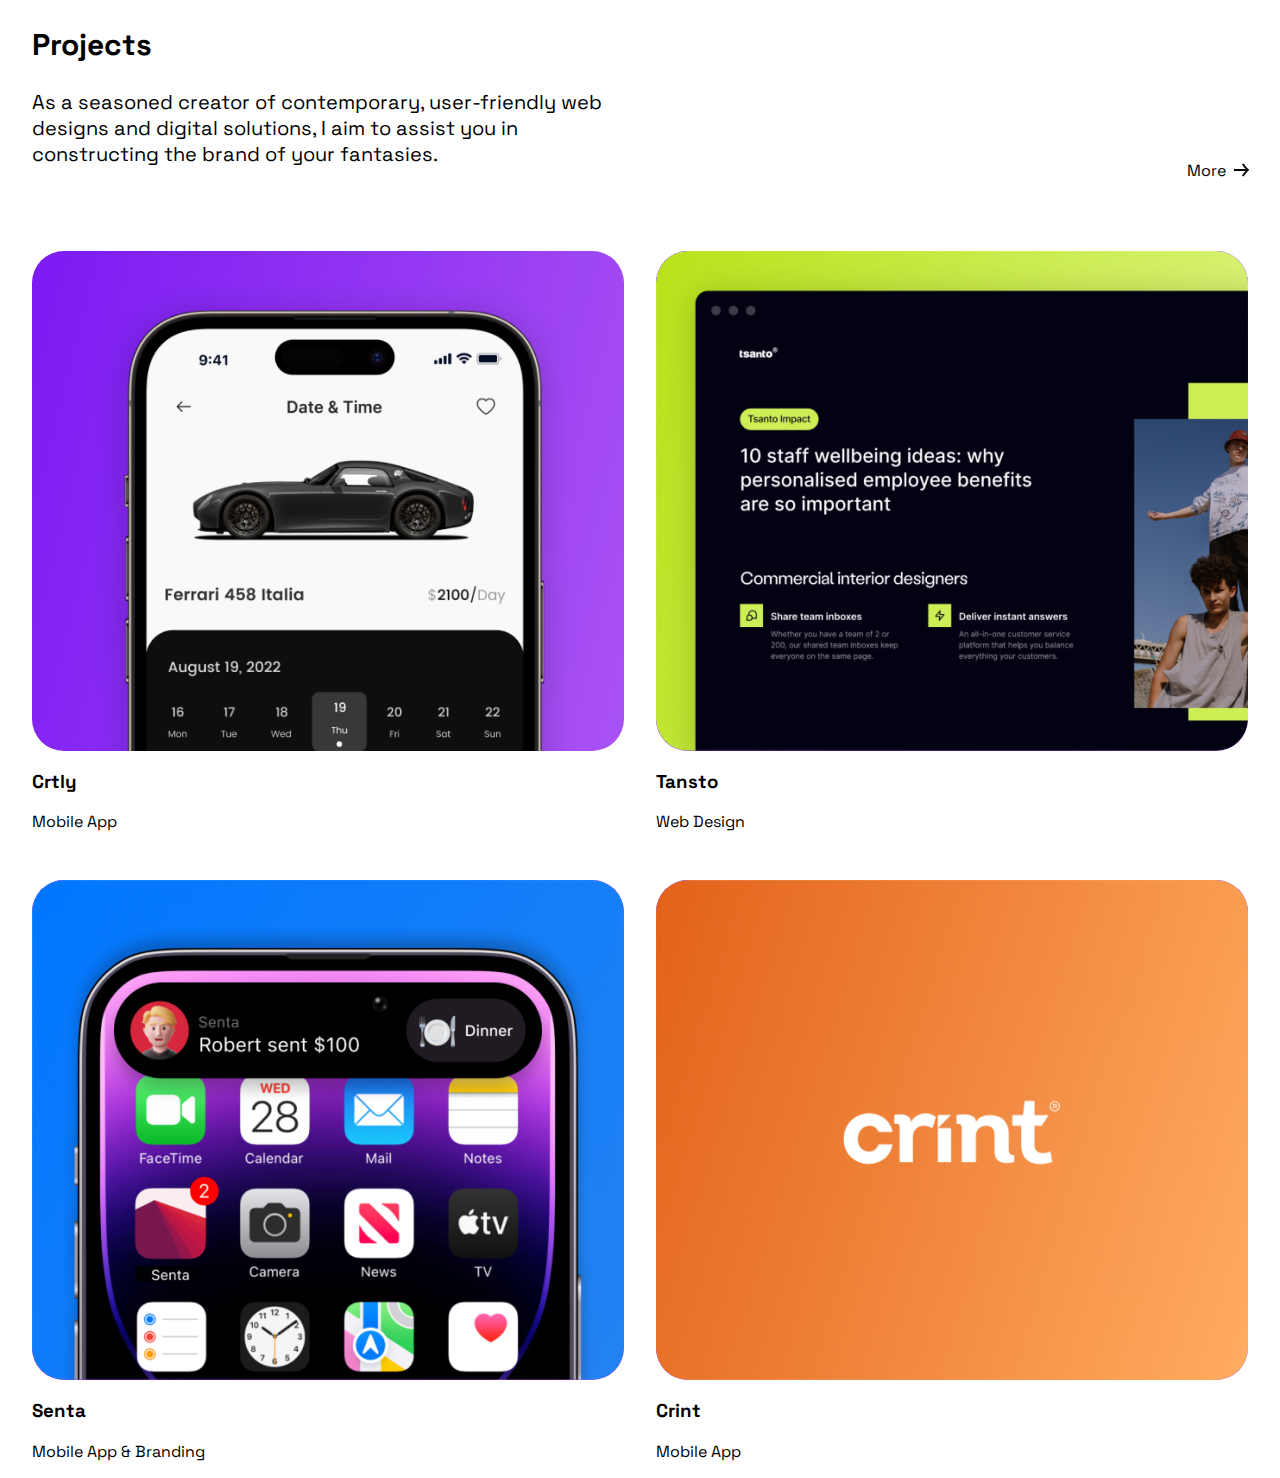
<file: Хоменко (2)/index.html>
<!DOCTYPE html>
<html lang="en">
<head>
    <meta charset="UTF-8">
    <meta name="viewport" content="width=device-width, initial-scale=1.0">
    <title>Document</title>
    <link rel="stylesheet" href="style.css">
    <link rel="preconnect" href="https://fonts.googleapis.com">
    <link rel="preconnect" href="https://fonts.gstatic.com" crossorigin>
    <link href="https://fonts.googleapis.com/css2?family=Space+Grotesk:wght@300..700&display=swap" rel="stylesheet">
</head>
<body>
    <div class="title">
        <li class="title-text">
            <h2>Projects</h2>
            <p>As a seasoned creator of contemporary, user-friendly web designs and digital solutions, I aim to assist you in constructing the brand of your fantasies.</p>
        </li>
        <li class="title-more">
            <p>More</p>
        <svg width="15" height="14" viewBox="0 0 15 14" fill="none" xmlns="http://www.w3.org/2000/svg" class="arrow">
            <g clip-path="url(#clip0_37_21123)">
            <path fill-rule="evenodd" clip-rule="evenodd" d="M12.6657 6.47278C12.3537 6.1855 11.9914 5.83831 11.6103 5.44627C10.5057 4.3102 9.20094 2.755 8.53846 1.165L9.46154 0.7804C10.0491 2.1905 11.2443 3.63526 12.3272 4.74919C12.8634 5.3007 13.3617 5.76069 13.7257 6.08253C13.9076 6.24332 14.0555 6.36929 14.1574 6.45459C14.2083 6.49723 14.2477 6.52968 14.2741 6.55122L14.3036 6.57523L14.3106 6.58091L14.3122 6.58215L14.8004 6.97273L14.3124 7.3631L14.3106 7.36455L14.3036 7.37024L14.2741 7.39425C14.2477 7.41578 14.2083 7.44823 14.1574 7.49088C14.0555 7.57617 13.9076 7.70214 13.7257 7.86293C13.3617 8.18477 12.8634 8.64476 12.3272 9.19627C11.2443 10.3102 10.0491 11.755 9.46154 13.165L8.53846 12.7804C9.20094 11.1905 10.5057 9.63526 11.6103 8.49919C11.9914 8.10719 12.3537 7.76004 12.6656 7.47278L-2.48817e-07 7.47278L-2.92528e-07 6.47278L12.6657 6.47278Z" fill="black" stroke="black"/>
            </g>
            <defs>
            <clipPath id="clip0_37_21123">
            <rect width="13" height="15" fill="white" transform="translate(0 13.5) rotate(-90)"/>
            </clipPath>
            </defs>
        </svg>
        </li>
    </div>
    <div class="elements">
        <ul class="images-group-1">
            <li class="list-item">
                <div class="list-item-thumb">
                    <img class="ferrari-img" width="" height="474" src="./images/ferrari458.png" alt=""/>
                    <p class="list-item-thumb-uper_text1">
                        Какой-то текст 1
                    </p>
                </div>
                <h3>Crtly</h3>
                <p>Mobile App</p>
            </li>
            <li class="list-item">
                <div class="list-item-thumb">
                    <img class="design-img" width="592" height="500" src="./images/design.png" alt=""/>
                    <p class="list-item-thumb-uper_text2">
                        Какой-то текст 2
                    </p>
                </div>
                <h3>Tansto</h3>
                <p>Web Design</p>
            </li>
            <li class="list-item">
                <div class="list-item-thumb">
                    <img class="phone-img" width="592" height="500" src="./images/phone.png" alt=""/>
                    <p class="list-item-thumb-uper_text3">
                        Какой-то текст 3
                    </p>
                </div>
                <h3>Senta</h3>
                <p>Mobile App & Branding</p>
            </li>
            <li class="list-item">
                <div class="list-item-thumb">
                    <img class="crint-img" width="592" height="500" src="./images/crint.png" alt=""/>
                    <p class="list-item-thumb-uper_text4">
                        Какой-то текст 4
                    </p>
                </div>
                <h3>Crint</h3>
                <p>Mobile App</p>
            </li>
        </ul>
    </div>
    <script src="./index.js"></script>
</body>
</html>
</file>
<file: Хоменко (2)/style.css>
body, ul, li {
    margin: 0;
    padding: 0;
}
*{
    list-style: none;
    font-family: "Space Grotesk", sans-serif;
    font-optical-sizing: auto;
}
.list-item {
    width: 592px;
}
.list-item-thumb {
    position: relative;
    border-radius: 32px;
    overflow: hidden;
    background: linear-gradient(104.48deg, #7A19F3 -2.44%, #A952F3 100%);
    width: 592px;
    height: 500px;
}
.list-item-thumb-uper_text1{
    position: absolute;
    top: 0;
    left: 0;
    width: 100%;
    height: 100%;
    padding: 20px;
    color: #fff;
    background-color: rgba(0, 0, 0, 0.6);
    transform: translateY(100%);
    transition: 300ms transform;
    font-size: 60px;
}
.list-item-thumb-uper_text2 {
    position: absolute;
    top: 0;
    left: 0;
    width: 100%;
    height: 100%;
    padding: 20px;
    color: #fff;
    background-color: rgba(0, 0, 0, 0.6);
    transform: translateY(100%);
    transition: 300ms transform;
    font-size: 60px;
}
.list-item-thumb-uper_text3 {
    position: absolute;
    top: 0;
    left: 0;
    width: 100%;
    height: 100%;
    padding: 20px;
    color: #fff;
    background-color: rgba(0, 0, 0, 0.6);
    transform: translateY(100%);
    transition: 300ms transform;
    font-size: 60px;
}
.list-item-thumb-uper_text4 {
    position: absolute;
    top: 0;
    left: 0;
    width: 100%;
    height: 100%;
    padding: 20px;
    color: #fff;
    background-color: rgba(0, 0, 0, 0.6);
    transform: translateY(100%);
    transition: 300ms transform;
    font-size: 60px;
}
.active-text {
    transform: translateY(0);
}
.ferrari-img{
    padding: 26px 0 0 55px;
}
.title{
    width: 1217px;
    height: 181px;
    display: flex;
    justify-self: center;
    justify-content: space-between;
}
.title-text{
    font-size: 20px;
    height: 181px;
    width: 600px;
}
.images-group-1{
    width: 1216px;
    height: 1200px;
    max-width: 100%;
    max-height: 100%;
    display: flex;
    flex-wrap: wrap;
    gap: 32px;
}
.elements{
    display: flex;
    justify-content: center;
    margin-top: 70px;
}
.title-more{
    display: flex;
    margin-top: 144px;
}
.arrow{
    margin-top: 19px;
    margin-left: 8px;
}
</file>
